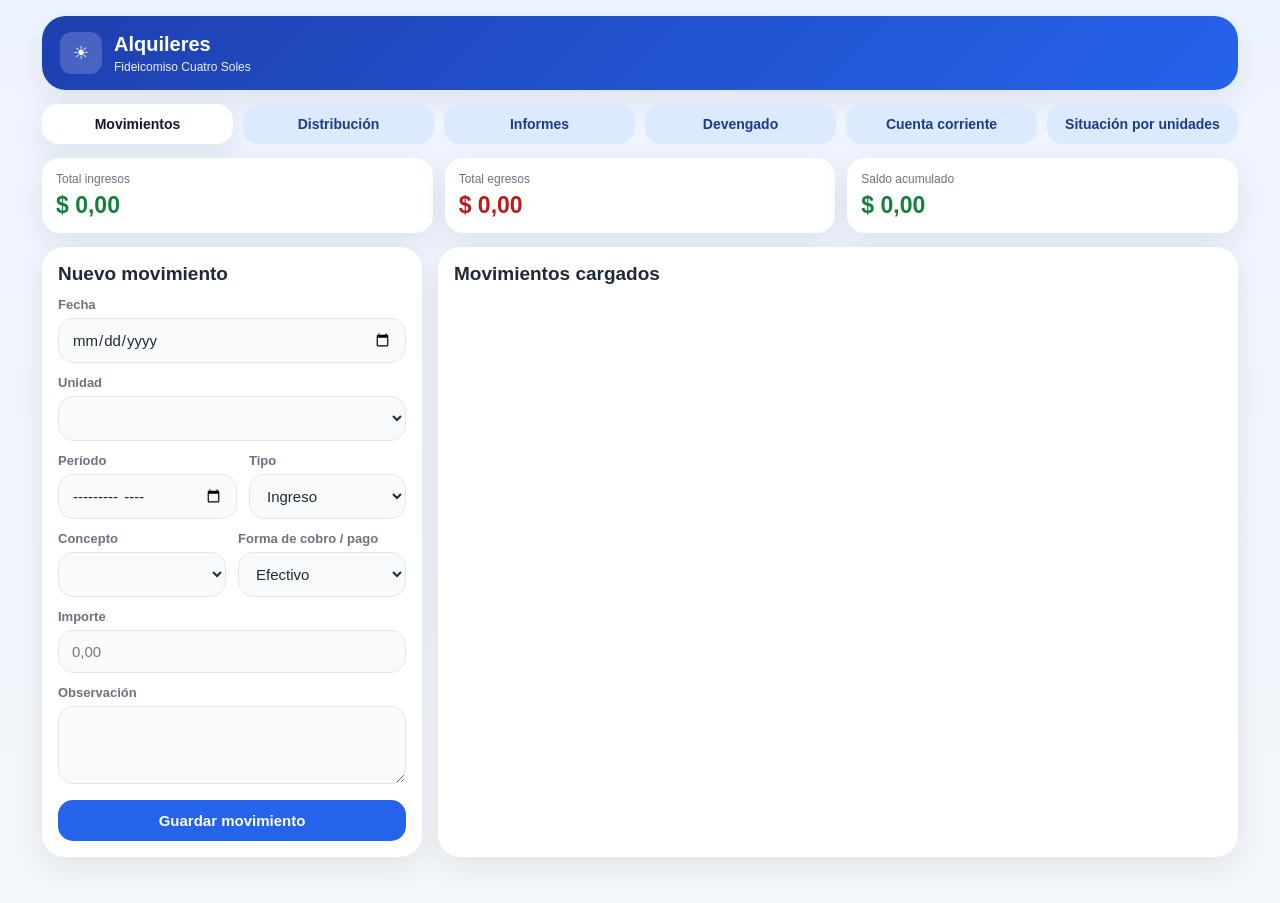
<file: alquileres.html>
<!DOCTYPE html>
<html lang="es">
<head>
<meta charset="UTF-8">
<meta name="viewport" content="width=device-width, initial-scale=1.0">
<title>Alquileres - Fideicomiso Cuatro Soles</title>
<style>
:root{
  --bg:#f3f7fb; --bg2:#eef4ff; --card:#ffffff; --text:#1f2937; --muted:#6b7280;
  --line:#e5e7eb; --primary:#2563eb; --green:#15803d; --green-bg:rgba(21,128,61,.12);
  --red:#b91c1c; --red-bg:rgba(185,28,28,.12); --shadow:0 10px 30px rgba(15,23,42,.08);
}
*{box-sizing:border-box}
body{margin:0;font-family:Arial,Helvetica,sans-serif;background:linear-gradient(180deg,var(--bg2),var(--bg));color:var(--text)}
.wrap{max-width:1220px;margin:0 auto;padding:16px 12px 32px}
.hero{background:linear-gradient(135deg,#1e40af,#2563eb);color:#fff;border-radius:24px;box-shadow:var(--shadow);padding:16px 18px;margin-bottom:14px}
.hero-top{display:flex;align-items:center;gap:12px}
.logo{width:42px;height:42px;border-radius:12px;background:rgba(255,255,255,.18);display:flex;align-items:center;justify-content:center;font-size:18px}
.hero h1{margin:0;font-size:20px}
.hero p{margin:4px 0 0;font-size:12px;opacity:.92}
.tabs{display:flex;gap:10px;margin-bottom:14px;flex-wrap:wrap}
.tab-btn{flex:1;background:#dbeafe;color:#1e3a8a;border:none;border-radius:16px;padding:12px 10px;font-weight:700;cursor:pointer;font-size:14px;min-width:120px}
.tab-btn.active{background:#fff;color:#111827;box-shadow:var(--shadow)}
.card{background:var(--card);border-radius:22px;box-shadow:var(--shadow);padding:16px;margin-bottom:14px}
.card h2{margin:0 0 12px;font-size:19px}
label{display:block;font-size:13px;font-weight:700;color:var(--muted);margin:0 0 6px}
input,select,textarea,button{width:100%;font-size:15px;border-radius:15px;padding:12px 13px;font-family:inherit}
input,select,textarea{border:1px solid var(--line);background:#f8fafc;color:var(--text);outline:none;margin-bottom:12px}
textarea{resize:vertical;min-height:78px}
.two{display:grid;grid-template-columns:1fr 1fr;gap:12px}
.grid{display:grid;grid-template-columns:380px 1fr;gap:16px}
.btn{border:none;font-weight:700;cursor:pointer}
.btn-primary{background:var(--primary);color:#fff}
.btn-secondary{background:#e0e7ff;color:#1e3a8a}
.btn-danger{background:#fee2e2;color:#991b1b}
.toolbar{display:flex;gap:10px;flex-wrap:wrap}
.toolbar .btn{flex:1}
.summary{display:grid;grid-template-columns:repeat(3,1fr);gap:12px;margin-bottom:14px}
.summary .box{background:#fff;border-radius:18px;box-shadow:var(--shadow);padding:14px}
.mobile-cards{display:grid;gap:10px}
.mobile-card{background:#f8fafc;border:1px solid var(--line);border-radius:16px;padding:12px}
.mobile-card .title{font-size:13px;color:var(--muted);margin-bottom:4px}
.mobile-card .amount{font-size:22px;font-weight:700}
.summary .label{color:var(--muted);font-size:12px;display:block;margin-bottom:6px}
.summary .value{font-weight:700;font-size:23px}
.ok{color:var(--green)} .bad{color:var(--red)}
.table-wrap{overflow:auto;border:1px solid var(--line);border-radius:18px;background:#fff}
table{width:100%;border-collapse:collapse;min-width:1000px}
th,td{padding:11px 10px;text-align:left;border-bottom:1px solid var(--line);font-size:14px;vertical-align:top}
th{background:#f8fafc;color:#475569;position:sticky;top:0;z-index:1}
.tag{display:inline-block;padding:6px 10px;border-radius:999px;font-size:12px;font-weight:700;white-space:nowrap}
.tag.income{color:var(--green);background:var(--green-bg)}
.tag.expense{color:var(--red);background:var(--red-bg)}
.tag.subtle{color:#92400e;background:#fef3c7}
.actions{display:flex;gap:8px;flex-wrap:wrap}
.mini{width:auto;padding:8px 11px;font-size:13px;border-radius:12px}
.empty{text-align:center;color:var(--muted);padding:28px 16px;border:1px dashed var(--line);border-radius:18px;background:#fff}
.hidden{display:none}
.error{display:none;background:#fff7ed;color:#9a3412;border:1px solid #fed7aa;border-radius:14px;padding:11px 12px;margin-bottom:12px;font-size:13px}
.person-card{background:#fff;border-radius:18px;box-shadow:var(--shadow);padding:14px;margin-bottom:12px}
.person-head{display:flex;justify-content:space-between;align-items:center;gap:10px;margin-bottom:8px}
.person-card h3{margin:0;font-size:18px}
.person-total{font-weight:700;font-size:18px}
.dist-line{display:flex;justify-content:space-between;gap:10px;padding:8px 0;border-bottom:1px solid var(--line);font-size:14px}
.dist-line:last-child{border-bottom:none}
.dist-meta{color:var(--muted);font-size:12px;margin-top:3px}
.filters-grid{display:grid;grid-template-columns:repeat(2,1fr);gap:12px}
.filter-actions{display:flex;gap:10px;margin-top:4px}
.filter-actions .btn{flex:1}
.multi-hint{color:var(--muted);font-size:12px;margin-top:-4px;margin-bottom:10px}
.status-chip{display:inline-block;padding:6px 10px;border-radius:999px;font-size:12px;font-weight:700;background:#e5e7eb;color:#374151}
.note{font-size:12px;color:var(--muted);line-height:1.45}
@media (max-width:960px){.grid,.summary,.filters-grid{grid-template-columns:1fr}}
@media (max-width:560px){.two{grid-template-columns:1fr}.hero-top{align-items:flex-start}.filter-actions,.toolbar{flex-direction:column}.wrap{padding:12px 10px 24px}.card{padding:14px;border-radius:18px}.tab-btn{min-width:unset;padding:11px 8px;font-size:13px}table{min-width:760px}th,td{padding:9px 8px;font-size:13px}.summary .value{font-size:20px}}
</style>
</head>
<body>
<div class="wrap">
  <div class="hero">
    <div class="hero-top">
      <div class="logo">☀</div>
      <div><h1>Alquileres</h1><p>Fideicomiso Cuatro Soles</p></div>
    </div>
  </div>

  <div class="tabs">
    <button class="tab-btn active" type="button" data-tab="mov">Movimientos</button>
    <button class="tab-btn" type="button" data-tab="dist">Distribución</button>
    <button class="tab-btn" type="button" data-tab="inf">Informes</button>
    <button class="tab-btn" type="button" data-tab="dev">Devengado</button>
    <button class="tab-btn" type="button" data-tab="cuenta">Cuenta corriente</button>
    <button class="tab-btn" type="button" data-tab="situacion">Situación por unidades</button>
  </div>

  <div id="movView">
    <div class="summary">
      <div class="box"><span class="label">Total ingresos</span><div class="value ok" id="sumIngresos">$ 0,00</div></div>
      <div class="box"><span class="label">Total egresos</span><div class="value bad" id="sumEgresos">$ 0,00</div></div>
      <div class="box"><span class="label">Saldo acumulado</span><div class="value ok" id="sumSaldo">$ 0,00</div></div>
    </div>
    <div class="grid">
      <div class="card">
        <h2 id="movTitle">Nuevo movimiento</h2>
        <div class="error" id="movError"></div>
        <label>Fecha</label><input type="date" id="movFecha">
        <label>Unidad</label><select id="movUnidad"></select>
        <div class="two">
          <div><label>Período</label><input type="month" id="movPeriodo"></div>
          <div><label>Tipo</label><select id="movTipo"><option value="Ingreso">Ingreso</option><option value="Egreso">Egreso</option></select></div>
        </div>
        <div class="two">
          <div><label>Concepto</label><select id="movConcepto"></select></div>
          <div><label>Forma de cobro / pago</label><select id="movForma"><option value="Efectivo">Efectivo</option><option value="Transferencia">Transferencia</option></select></div>
        </div>
        <label>Importe</label><input type="number" id="movImporte" step="0.01" placeholder="0,00">
        <label>Observación</label><textarea id="movObs"></textarea>
        <div class="toolbar">
          <button class="btn btn-primary" type="button" id="movSaveBtn">Guardar movimiento</button>
          <button class="btn btn-secondary hidden" type="button" id="movCancelBtn">Cancelar edición</button>
        </div>
      </div>
      <div class="card"><h2>Movimientos cargados</h2><div id="movTable"></div></div>
    </div>
  </div>

  <div id="distView" class="hidden"><div class="card"><h2>Distribución por persona</h2><div id="distContainer"></div></div></div>

  <div id="infView" class="hidden">
    <div class="card">
      <h2>Informes</h2>
      <div class="filters-grid">
        <div><label>Fecha desde</label><input type="date" id="infDesde"></div>
        <div><label>Fecha hasta</label><input type="date" id="infHasta"></div>
      </div>
      <label>Unidades</label><select id="infUnidades" multiple size="8"></select>
      <div class="multi-hint">Podés elegir una o varias unidades.</div>
      <div class="filters-grid">
        <div><label>Tipo</label><select id="infTipo"><option value="">Todos</option><option value="Ingreso">Ingreso</option><option value="Egreso">Egreso</option></select></div>
        <div><label>Conceptos</label><select id="infConceptos" multiple size="8"></select><div class="multi-hint">Podés elegir uno o varios conceptos.</div></div>
      </div>
      <div class="filter-actions">
        <button class="btn btn-primary" type="button" id="infApplyBtn">Aplicar filtros</button>
        <button class="btn btn-secondary" type="button" id="infClearBtn">Limpiar filtros</button>
      </div>
    </div>
    <div class="card"><h2>Resultado del informe</h2><div id="infTable"></div></div>
  </div>

  <div id="devView" class="hidden">
    <div class="grid">
      <div class="card">
        <h2 id="devTitle">Nuevo devengado</h2>
        <div class="error" id="devError"></div>
        <label>Unidad</label><select id="devUnidad"></select>
        <div class="two">
          <div><label>Período</label><input type="month" id="devPeriodo"></div>
          <div><label>Estado</label><select id="devEstado"><option value="Alquilado">Alquilado</option><option value="No alquilado">No alquilado</option></select></div>
        </div>
        <label>Importe devengado</label><input type="number" id="devImporte" step="0.01" placeholder="0,00">
        <label>Observación</label><textarea id="devObs"></textarea>
        <div class="toolbar">
          <button class="btn btn-primary" type="button" id="devSaveBtn">Guardar devengado</button>
          <button class="btn btn-secondary hidden" type="button" id="devCancelBtn">Cancelar edición</button>
        </div>
      </div>
      <div class="card"><h2>Devengados cargados</h2><div id="devTable"></div></div>
    </div>
  </div>

  <div id="cuentaView" class="hidden">

        <div class="card" style="margin-bottom:14px;">
          <h2 style="font-size:17px;margin-bottom:10px;">Resumen general de alquileres</h2>
          <div id="resumenGeneral"></div>
        </div>

        <div class="card" style="margin-bottom:14px;">
          <h2 style="font-size:17px;margin-bottom:10px;">Deuda de alquiler por unidad</h2>
          <div id="deudaUnidad"></div>
        </div>

    <div class="card">
      <h2>Estado de cuenta de alquiler por unidad</h2><div class="note" style="margin-bottom:10px;">Esta cuenta corriente enfrenta solo <strong>devengado de alquiler</strong> contra <strong>cobros de concepto Alquiler</strong>.</div>
      <label>Seleccionar unidad</label><select id="ccUnidad"></select>
      <div id="ccTable" style="margin-top:12px;"></div>
    </div>
  </div>

  <div id="situacionView" class="hidden">
    <div class="grid">
      <div class="card">
        <h2 id="sitTitle">Situación por unidad</h2>
        <div class="error" id="sitError"></div>
        <label>Unidad</label><select id="sitUnidad"></select>
        <div class="two">
          <div><label>Estado</label><select id="sitEstado"><option value="Activa">Activa</option><option value="Inactiva">Inactiva</option></select></div>
          <div><label>Inicio de contrato</label><input type="month" id="sitInicio"></div>
        </div>
        <div class="two">
          <div><label>Duración del contrato (meses)</label><input type="number" id="sitDuracion" min="1" step="1"></div>
          <div><label>Actualización cada (meses)</label><input type="number" id="sitActualizacion" min="1" step="1"></div>
        </div>
        <label>Importe vigente</label><input type="number" id="sitImporte" min="0" step="0.01">
        <label>Observación</label><textarea id="sitObs"></textarea>
        <div class="toolbar">
          <button class="btn btn-primary" type="button" id="sitSaveBtn">Guardar situación</button>
          <button class="btn btn-secondary hidden" type="button" id="sitCancelBtn">Cancelar edición</button>
        </div>
        
        <div class="card" style="margin-top:14px;padding:14px;background:#f8fafc;">
          <h2 style="font-size:17px;margin-bottom:10px;">Generar devengado</h2>
          <label for="genPeriodo">Período a generar</label>
          <input type="month" id="genPeriodo">
          <button class="btn btn-primary" type="button" id="genDevBtn">Generar devengado del período</button>
          <div class="note" style="margin-top:10px;">
            Etapa 1: genera automáticamente los devengados para las unidades <strong>activas</strong>,
            usando el <strong>importe vigente</strong> cargado en Situación por unidades.
            Las unidades inactivas no generan devengado.
          </div>
        </div>

        <div class="note">Esta solapa queda como base relativamente estática. No toca tus movimientos ni tus devengados ya cargados.</div>
      </div>
      <div class="card"><h2>Situaciones cargadas</h2><div id="sitTable"></div></div>
    </div>
  </div>
</div>

<script>
const MOV_STORAGE = 'alquileres_v9_base_mov';
const DEV_STORAGE = 'alquileres_v9_base_dev';
const SIT_STORAGE = 'alquileres_v14_situacion';

const ownersConfig = {
  "Depto 1": {"Verónica":0.5,"Noelia":0.5},"Depto 2": {"Verónica":0.5,"Noelia":0.5},"Depto 3": {"Verónica":0.5,"Noelia":0.5},
  "Depto 4": {"Verónica":0.5,"Noelia":0.5},"Depto 5": {"Verónica":0.5,"Noelia":0.5},"Depto 6": {"Verónica":0.5,"Noelia":0.5},
  "Depto 7": {"Verónica":0.5,"Noelia":0.5},"Depto 8": {"Verónica":0.5,"Noelia":0.5},"Depto 9": {"Verónica":0.5,"Noelia":0.5},"Depto 10": {"Verónica":0.5,"Noelia":0.5},
  "Dúplex 5": {"Verónica":0.25,"Noelia":0.25,"Emanuel":0.25,"Analía":0.25},"Dúplex 6": {"Verónica":0.25,"Noelia":0.25,"Emanuel":0.25,"Analía":0.25},
  "Dúplex 15": {"Noelia":1},"Dúplex 16": {"Noelia":1},"Dúplex 17": {"Noelia":1},"Dúplex 18": {"Noelia":1},
  "Galpón 1": {"Emanuel":1},"Galpón 3": {"Noelia":1},"Galpón 4": {"Verónica":0.3333,"Noelia":0.3333,"Emanuel":0.3334},"Galpón Kennedy": {"Verónica":0.5,"Noelia":0.5}
};
const incomeTypes = ["Alquiler","Intereses","Energía","Expensas","Cochera"];
const expenseTypes = ["Comisión","Gastos","Mantenimiento"];
const allConcepts = [...incomeTypes, ...expenseTypes];

const $ = id => document.getElementById(id);
let movEditId = null, devEditId = null, sitEditId = null;

function load(key){ try { return JSON.parse(localStorage.getItem(key)) || []; } catch { return []; } }
function save(key,data){ localStorage.setItem(key, JSON.stringify(data)); }
function money(v){ return new Intl.NumberFormat('es-AR',{style:'currency',currency:'ARS',minimumFractionDigits:2}).format(v || 0); }
function showError(id,msg){ $(id).style.display='block'; $(id).textContent=msg; }
function hideError(id){ $(id).style.display='none'; $(id).textContent=''; }

function fillUnitSelect(selectId){
  const sel = $(selectId); sel.innerHTML = '';
  Object.keys(ownersConfig).forEach(u => {
    const o = document.createElement('option'); o.value = u; o.textContent = u; sel.appendChild(o);
  });
}
function fillConcepts(){
  $('movConcepto').innerHTML = '';
  const list = $('movTipo').value === 'Ingreso' ? incomeTypes : expenseTypes;
  list.forEach(c => { const o = document.createElement('option'); o.value = c; o.textContent = c; $('movConcepto').appendChild(o); });

  $('infConceptos').innerHTML = '';
  allConcepts.forEach(c => { const o = document.createElement('option'); o.value = c; o.textContent = c; $('infConceptos').appendChild(o); });
}
function fillAllSelects(){
  ['movUnidad','devUnidad','ccUnidad','sitUnidad','infUnidades'].forEach(fillUnitSelect);
  fillConcepts();
}

function openTab(name){
  const map = {mov:'movView',dist:'distView',inf:'infView',dev:'devView',cuenta:'cuentaView',situacion:'situacionView'};
  Object.values(map).forEach(id => $(id).classList.add('hidden'));
  document.querySelectorAll('.tab-btn').forEach(b => b.classList.remove('active'));
  $(map[name]).classList.remove('hidden');
  document.querySelector(`.tab-btn[data-tab="${name}"]`).classList.add('active');
}

document.querySelectorAll('.tab-btn').forEach(btn => {
  btn.addEventListener('click', () => openTab(btn.dataset.tab));
});

function resetMovForm(){
  movEditId = null; $('movTitle').textContent = 'Nuevo movimiento'; $('movSaveBtn').textContent = 'Guardar movimiento'; $('movCancelBtn').classList.add('hidden');
  hideError('movError'); $('movFecha').value = new Date().toISOString().split('T')[0]; $('movPeriodo').value = ''; $('movTipo').value = 'Ingreso'; fillConcepts(); $('movForma').value = 'Efectivo'; $('movImporte').value = ''; $('movObs').value = '';
}
function saveMov(){
  hideError('movError');
  const fecha = $('movFecha').value, unidad = $('movUnidad').value, periodo = $('movPeriodo').value, tipo = $('movTipo').value, concepto = $('movConcepto').value, forma = $('movForma').value, importe = Number($('movImporte').value), obs = $('movObs').value.trim();
  if(!fecha || !periodo || !Number.isFinite(importe) || importe <= 0){ showError('movError','Completá fecha, período e importe mayor a 0.'); return; }
  const monto = tipo === 'Ingreso' ? importe : -importe;
  const data = load(MOV_STORAGE);
  const reg = {id: movEditId || (Date.now().toString()+Math.random().toString(16).slice(2)), fecha, unidad, periodo, tipo, subtipo: concepto, forma, monto, obs};
  if(movEditId){
    const i = data.findIndex(x => x.id === movEditId);
    if(i >= 0) data[i] = reg; else data.push(reg);
  } else data.push(reg);
  save(MOV_STORAGE, data); resetMovForm(); renderAll();
}
function editMov(id){
  const item = load(MOV_STORAGE).find(x => x.id === id); if(!item) return;
  movEditId = id; $('movTitle').textContent = 'Editar movimiento'; $('movSaveBtn').textContent = 'Guardar cambios'; $('movCancelBtn').classList.remove('hidden');
  $('movFecha').value = item.fecha; $('movUnidad').value = item.unidad; $('movPeriodo').value = item.periodo; $('movTipo').value = item.tipo; fillConcepts(); $('movConcepto').value = item.subtipo; $('movForma').value = item.forma || 'Efectivo'; $('movImporte').value = Math.abs(item.monto); $('movObs').value = item.obs || ''; openTab('mov');
}
function deleteMov(id){
  const data = load(MOV_STORAGE), item = data.find(x => x.id === id); if(!item) return;
  if(!confirm(`¿Eliminar ${item.unidad} - ${item.subtipo} - ${item.periodo}?`)) return;
  save(MOV_STORAGE, data.filter(x => x.id !== id)); if(movEditId === id) resetMovForm(); renderAll();
}
function renderMov(){
  const data = load(MOV_STORAGE).sort((a,b) => a.fecha.localeCompare(b.fecha));
  let ing = 0, egr = 0, saldo = 0;
  if(!data.length){ $('movTable').innerHTML = '<div class="empty">Todavía no cargaste movimientos.</div>'; }
  else {
    let html = '<div class="table-wrap"><table><thead><tr><th>Fecha</th><th>Unidad</th><th>Período</th><th>Tipo</th><th>Concepto</th><th>Forma</th><th>Monto</th><th>Saldo</th><th>Observación</th><th>Acciones</th></tr></thead><tbody>';
    data.forEach(r => {
      if(r.monto >= 0) ing += r.monto; else egr += Math.abs(r.monto);
      saldo += r.monto;
      html += `<tr><td>${r.fecha}</td><td>${r.unidad}</td><td>${r.periodo}</td><td><span class="tag ${r.tipo==='Ingreso'?'income':'expense'}">${r.tipo}</span></td><td>${r.subtipo}</td><td><span class="tag subtle">${r.forma || ''}</span></td><td class="${r.monto>=0?'ok':'bad'}"><strong>${money(r.monto)}</strong></td><td><strong>${money(saldo)}</strong></td><td>${r.obs || ''}</td><td><div class="actions"><button class="btn btn-secondary mini" onclick="editMov('${r.id}')">Editar</button><button class="btn btn-danger mini" onclick="deleteMov('${r.id}')">Eliminar</button></div></td></tr>`;
    });
    html += '</tbody></table></div>'; $('movTable').innerHTML = html;
  }
  $('sumIngresos').textContent = money(ing); $('sumEgresos').textContent = money(egr); $('sumSaldo').textContent = money(ing - egr); $('sumSaldo').className = 'value ' + ((ing - egr) >= 0 ? 'ok' : 'bad');
}

function renderDist(){
  const data = load(MOV_STORAGE).sort((a,b) => a.fecha.localeCompare(b.fecha));
  const grouped = {};
  data.forEach(m => {
    const owners = ownersConfig[m.unidad] || {};
    Object.entries(owners).forEach(([persona,p]) => {
      if(!grouped[persona]) grouped[persona] = [];
      grouped[persona].push({...m, porcentaje:p, importeAsignado:m.monto*p});
    });
  });
  if(!Object.keys(grouped).length){ $('distContainer').innerHTML = '<div class="empty">Todavía no hay distribución generada.</div>'; return; }
  let html = '';
  Object.keys(grouped).sort().forEach(persona => {
    const rows = grouped[persona], total = rows.reduce((a,r) => a + r.importeAsignado, 0);
    html += `<div class="person-card"><div class="person-head"><h3>${persona}</h3><div class="person-total ${total>=0?'ok':'bad'}">${money(total)}</div></div>`;
    rows.forEach(r => {
      html += `<div class="dist-line"><div><div><strong>${r.unidad}</strong> · ${r.subtipo}</div><div class="dist-meta">${r.fecha} · ${r.periodo} · ${r.tipo} · ${(r.porcentaje*100).toFixed(2).replace('.',',')}%</div></div><div class="${r.importeAsignado>=0?'ok':'bad'}"><strong>${money(r.importeAsignado)}</strong></div></div>`;
    });
    html += '</div>';
  });
  $('distContainer').innerHTML = html;
}

function resetDevForm(){
  devEditId = null; $('devTitle').textContent = 'Nuevo devengado'; $('devSaveBtn').textContent = 'Guardar devengado'; $('devCancelBtn').classList.add('hidden');
  hideError('devError'); $('devPeriodo').value = ''; $('devEstado').value = 'Alquilado'; $('devImporte').value = ''; $('devObs').value = '';
}
function saveDev(){
  hideError('devError');
  const unidad = $('devUnidad').value, periodo = $('devPeriodo').value, estado = $('devEstado').value, importe = Number($('devImporte').value || 0), obs = $('devObs').value.trim();
  if(!periodo){ showError('devError', 'Completá el período.'); return; }
  if(estado === 'Alquilado' && (!Number.isFinite(importe) || importe <= 0)){ showError('devError', 'Si está alquilado, el importe debe ser mayor a 0.'); return; }
  const data = load(DEV_STORAGE);
  const reg = {id: devEditId || (Date.now().toString()+Math.random().toString(16).slice(2)), unidad, periodo, estado, importe: estado === 'No alquilado' ? 0 : importe, obs};
  if(devEditId){
    const i = data.findIndex(x => x.id === devEditId);
    if(i >= 0) data[i] = reg; else data.push(reg);
  } else data.push(reg);
  save(DEV_STORAGE, data); resetDevForm(); renderDev(); renderCuenta(); renderResumenCuenta(); renderDeudaUnidad();
}
function editDev(id){
  const item = load(DEV_STORAGE).find(x => x.id === id); if(!item) return;
  devEditId = id; $('devTitle').textContent = 'Editar devengado'; $('devSaveBtn').textContent = 'Guardar cambios'; $('devCancelBtn').classList.remove('hidden');
  $('devUnidad').value = item.unidad; $('devPeriodo').value = item.periodo; $('devEstado').value = item.estado; $('devImporte').value = item.importe; $('devObs').value = item.obs || ''; openTab('dev');
}
function deleteDev(id){
  const data = load(DEV_STORAGE), item = data.find(x => x.id === id); if(!item) return;
  if(!confirm(`¿Eliminar devengado de ${item.unidad} - ${item.periodo}?`)) return;
  save(DEV_STORAGE, data.filter(x => x.id !== id)); if(devEditId === id) resetDevForm(); renderDev(); renderCuenta(); renderResumenCuenta(); renderDeudaUnidad();
}
function renderDev(){
  const data = load(DEV_STORAGE).sort((a,b) => (a.periodo || '').localeCompare(b.periodo || '') || a.unidad.localeCompare(b.unidad));
  if(!data.length){ $('devTable').innerHTML = '<div class="empty">Todavía no cargaste devengados.</div>'; return; }
  let html = '<div class="table-wrap"><table><thead><tr><th>Unidad</th><th>Período</th><th>Estado</th><th>Importe devengado</th><th>Observación</th><th>Acciones</th></tr></thead><tbody>';
  data.forEach(r => {
    html += `<tr><td>${r.unidad}</td><td>${r.periodo}</td><td><span class="status-chip">${r.estado}</span></td><td class="${r.importe>=0?'ok':'bad'}"><strong>${money(r.importe)}</strong></td><td>${r.obs || ''}</td><td><div class="actions"><button class="btn btn-secondary mini" onclick="editDev('${r.id}')">Editar</button><button class="btn btn-danger mini" onclick="deleteDev('${r.id}')">Eliminar</button></div></td></tr>`;
  });
  html += '</tbody></table></div>'; $('devTable').innerHTML = html;
}


function renderResumenCuenta(){
  const dev = load(DEV_STORAGE).filter(d => d.estado === 'Alquilado');
  const mov = load(MOV_STORAGE);

  const totalDev = dev.reduce((a,b)=>a + Number(b.importe||0),0);
  const totalCob = mov
    .filter(m => m.tipo === 'Ingreso' && String(m.subtipo || '').trim().toLowerCase() === 'alquiler')
    .reduce((a,b)=>a + Number(b.monto||0),0);
  const saldo = totalDev - totalCob;

  const el = $('resumenGeneral');
  el.innerHTML = `
    <div class="mobile-cards">
      <div class="mobile-card">
        <div class="title">Total devengado</div>
        <div class="amount bad">${money(totalDev)}</div>
      </div>
      <div class="mobile-card">
        <div class="title">Total cobrado (solo alquiler)</div>
        <div class="amount ok">${money(totalCob)}</div>
      </div>
      <div class="mobile-card">
        <div class="title">Saldo total pendiente</div>
        <div class="amount ${saldo >= 0 ? 'bad' : 'ok'}">${money(saldo)}</div>
      </div>
    </div>
  `;
}

function renderDeudaUnidad(){
  const dev = load(DEV_STORAGE).filter(d => d.estado === 'Alquilado');
  const mov = load(MOV_STORAGE);

  const unidades = {};

  dev.forEach(d=>{
    if(!unidades[d.unidad]) unidades[d.unidad]={dev:0,cob:0};
    unidades[d.unidad].dev += Number(d.importe||0);
  });

  mov
    .filter(m => m.tipo === 'Ingreso' && String(m.subtipo || '').trim().toLowerCase() === 'alquiler')
    .forEach(m=>{
      if(!unidades[m.unidad]) unidades[m.unidad]={dev:0,cob:0};
      unidades[m.unidad].cob += Number(m.monto||0);
    });

  const arr = Object.entries(unidades).map(([u,v])=>({
    unidad:u,
    dev:v.dev,
    cob:v.cob,
    saldo:v.dev - v.cob
  })).sort((a,b)=>b.saldo - a.saldo);

  const el = $('deudaUnidad');
  if(!arr.length){
    el.innerHTML = '<div class="empty">Todavía no hay datos de alquiler para mostrar.</div>';
    return;
  }

  el.innerHTML = '<div class="table-wrap"><table><thead><tr><th>Unidad</th><th>Devengado</th><th>Cobrado</th><th>Saldo</th></tr></thead><tbody>' +
    arr.map(r=>`<tr>
      <td>${r.unidad}</td>
      <td class="bad">${money(r.dev)}</td>
      <td class="ok">${money(r.cob)}</td>
      <td><strong class="${r.saldo > 0 ? 'bad' : 'ok'}">${money(r.saldo)}</strong></td>
    </tr>`).join('') + '</tbody></table></div>';
}

function renderCuenta(){
  const unidad = $('ccUnidad').value;
  const dev = load(DEV_STORAGE).filter(d => d.unidad === unidad && d.estado === 'Alquilado');
  const mov = load(MOV_STORAGE).filter(
    m => m.unidad === unidad &&
         m.tipo === 'Ingreso' &&
         String(m.subtipo || '').trim().toLowerCase() === 'alquiler'
  );

  const rows = [];

  dev.forEach(d=>{
    rows.push({
      fecha: d.periodo + '-01',
      periodo: d.periodo,
      concepto: 'Devengado alquiler',
      debe: Number(d.importe || 0),
      haber: 0
    });
  });

  mov.forEach(m=>{
    rows.push({
      fecha: m.fecha,
      periodo: m.periodo,
      concepto: 'Cobro alquiler',
      debe: 0,
      haber: Number(m.monto || 0)
    });
  });

  rows.sort((a,b)=>a.fecha.localeCompare(b.fecha));

  if(!rows.length){
    $('ccTable').innerHTML = '<div class="empty">Sin movimientos de alquiler para esta unidad.</div>';
    return;
  }

  let saldo = 0;
  let htmlCuenta = '<div class="table-wrap"><table><thead><tr><th>Fecha</th><th>Período</th><th>Concepto</th><th>Debe</th><th>Haber</th><th>Saldo</th></tr></thead><tbody>';

  rows.forEach(r => {
    saldo += (r.debe || 0) - (r.haber || 0);
    htmlCuenta += `<tr>
      <td>${r.fecha}</td>
      <td>${r.periodo}</td>
      <td>${r.concepto}</td>
      <td class="bad">${r.debe ? money(r.debe) : ''}</td>
      <td class="ok">${r.haber ? money(r.haber) : ''}</td>
      <td><strong class="${saldo > 0 ? 'bad' : 'ok'}">${money(saldo)}</strong></td>
    </tr>`;
  });

  htmlCuenta += '</tbody></table></div>';
  $('ccTable').innerHTML = htmlCuenta;
}

function renderAll(){ renderMov(); renderDist(); renderReport(load(MOV_STORAGE).sort((a,b)=>a.fecha.localeCompare(b.fecha))); renderDev(); renderCuenta(); renderResumenCuenta(); renderDeudaUnidad(); renderSit(); }

$('movTipo').addEventListener('change', fillConcepts);
$('movSaveBtn').addEventListener('click', saveMov);
$('movCancelBtn').addEventListener('click', resetMovForm);
$('devSaveBtn').addEventListener('click', saveDev);
$('devCancelBtn').addEventListener('click', resetDevForm);
$('infApplyBtn').addEventListener('click', applyFilters);
$('infClearBtn').addEventListener('click', clearFilters);
$('ccUnidad').addEventListener('change', renderCuenta);
$('sitSaveBtn').addEventListener('click', saveSit);
$('sitCancelBtn').addEventListener('click', resetSitForm);
genDevBtn.addEventListener('click', generarDevengadoDesdeSituacion);

window.editMov = editMov; window.deleteMov = deleteMov; window.editDev = editDev; window.deleteDev = deleteDev; window.editSit = editSit; window.deleteSit = deleteSit;

fillAllSelects();
resetMovForm(); resetDevForm(); resetSitForm();
renderAll();

function poblarUnidadesSelect(){
  const selects = document.querySelectorAll('select[data-unidad]');
  const unidades = Object.keys(ownersConfig || {});
  selects.forEach(sel=>{
    const current = sel.value;
    sel.innerHTML = '<option value="">Seleccionar unidad</option>' +
      unidades.map(u=>`<option value="${u}">${u}</option>`).join('');
    if(current) sel.value = current;
  });
}
document.addEventListener('DOMContentLoaded', poblarUnidadesSelect);

</script>
</body>
</html>
</file>
